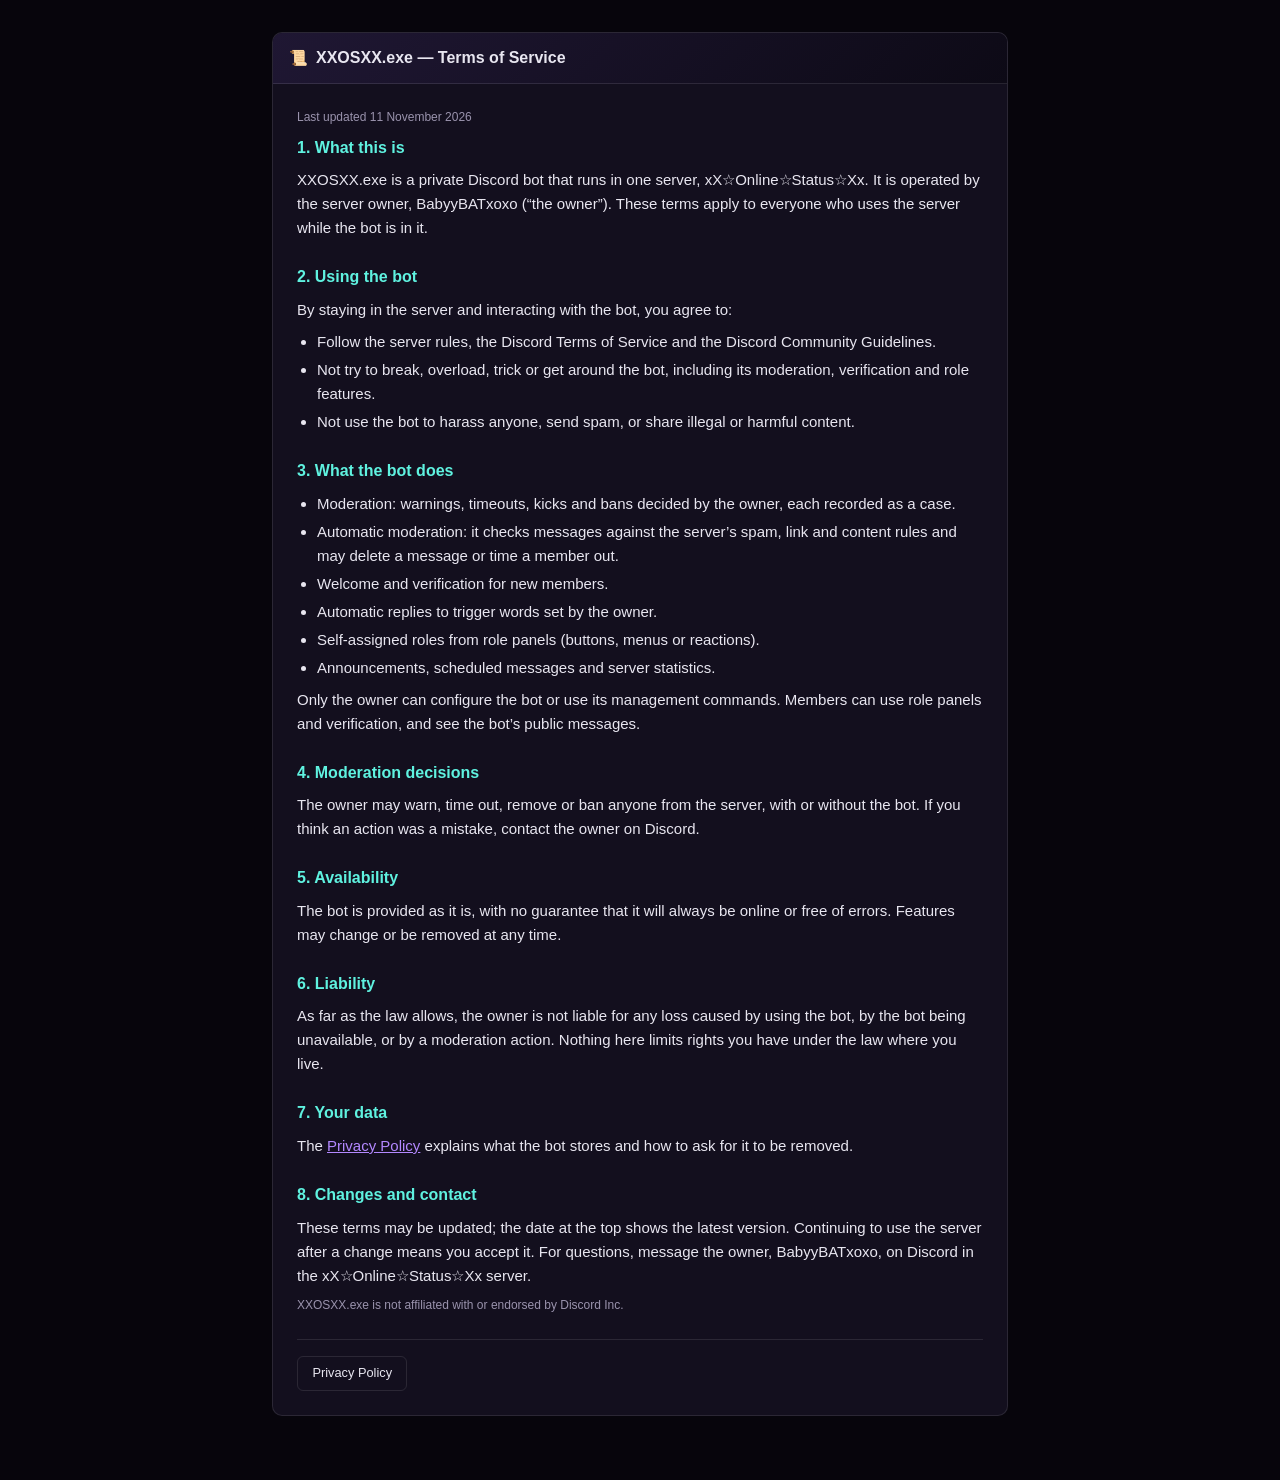
<file: docs/index.html>
<!doctype html>
<html lang="en">
<head>
<meta charset="utf-8" />
<meta name="viewport" content="width=device-width, initial-scale=1" />
<meta http-equiv="refresh" content="0; url=terms.html" />
<title>XXOSXX.exe — Legal</title>
<link rel="stylesheet" href="style.css" />
</head>
<body>
<main>
<p>Redirecting to the <a href="terms.html">Terms of Service</a>. Also see the <a href="privacy.html">Privacy Policy</a>.</p>
</main>
</body>
</html>
</file>
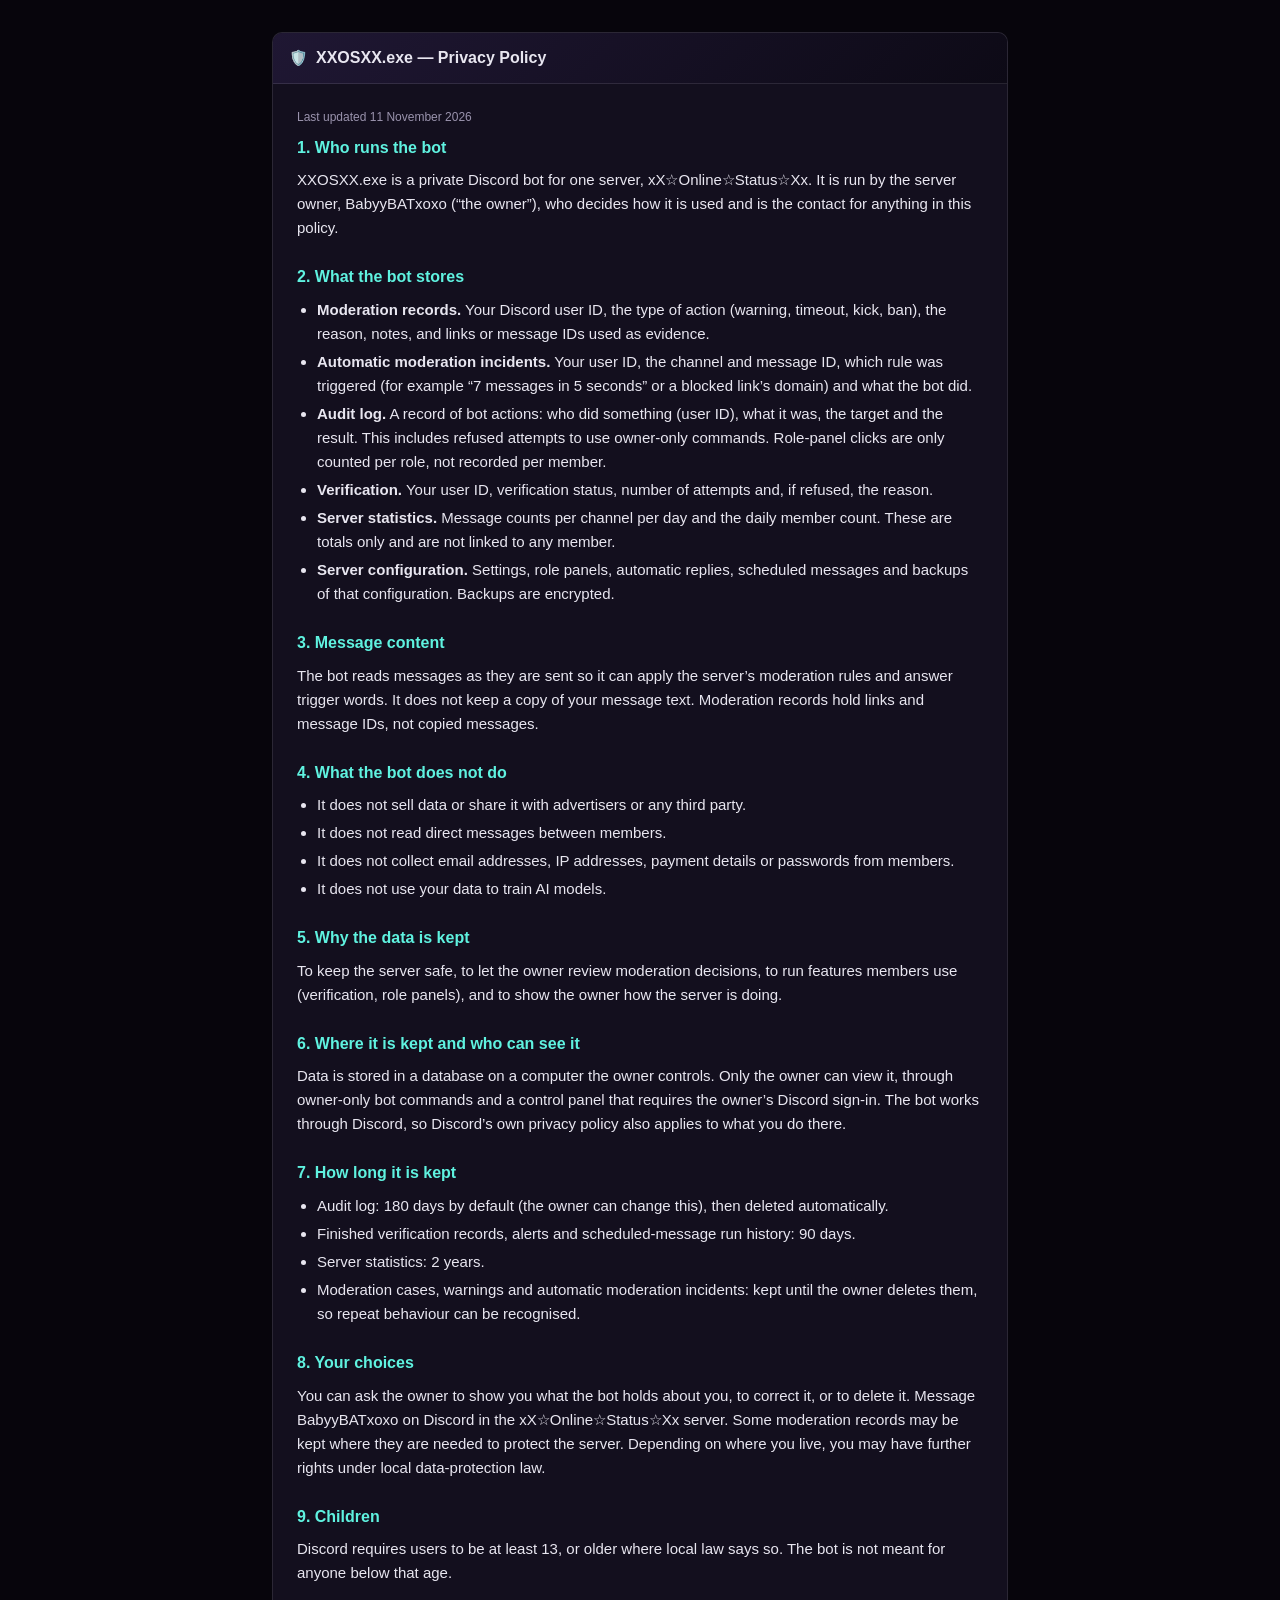
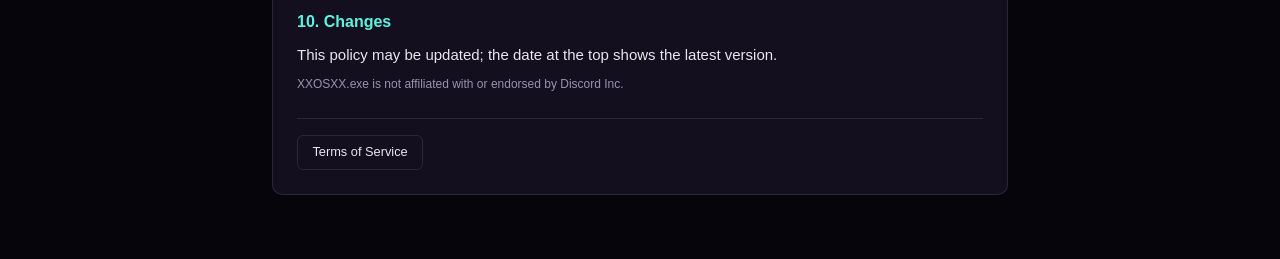
<file: docs/privacy.html>
<!doctype html>
<html lang="en">
<head>
<meta charset="utf-8" />
<meta name="viewport" content="width=device-width, initial-scale=1" />
<meta name="robots" content="noindex, follow" />
<title>Privacy Policy — XXOSXX.exe</title>
<link rel="stylesheet" href="style.css" />
</head>
<body>
<main>
<article>
  <div class="titlebar"><span aria-hidden="true">🛡️</span><h1>XXOSXX.exe — Privacy Policy</h1></div>
  <div class="content">
    <p class="updated">Last updated 11 November 2026</p>

    <h2>1. Who runs the bot</h2>
    <p>XXOSXX.exe is a private Discord bot for one server, xX☆Online☆Status☆Xx. It is run by the server owner, BabyyBATxoxo (“the owner”), who decides how it is used and is the contact for anything in this policy.</p>

    <h2>2. What the bot stores</h2>
    <ul>
      <li><strong>Moderation records.</strong> Your Discord user ID, the type of action (warning, timeout, kick, ban), the reason, notes, and links or message IDs used as evidence.</li>
      <li><strong>Automatic moderation incidents.</strong> Your user ID, the channel and message ID, which rule was triggered (for example “7 messages in 5 seconds” or a blocked link’s domain) and what the bot did.</li>
      <li><strong>Audit log.</strong> A record of bot actions: who did something (user ID), what it was, the target and the result. This includes refused attempts to use owner-only commands. Role-panel clicks are only counted per role, not recorded per member.</li>
      <li><strong>Verification.</strong> Your user ID, verification status, number of attempts and, if refused, the reason.</li>
      <li><strong>Server statistics.</strong> Message counts per channel per day and the daily member count. These are totals only and are not linked to any member.</li>
      <li><strong>Server configuration.</strong> Settings, role panels, automatic replies, scheduled messages and backups of that configuration. Backups are encrypted.</li>
    </ul>

    <h2>3. Message content</h2>
    <p>The bot reads messages as they are sent so it can apply the server’s moderation rules and answer trigger words. It does not keep a copy of your message text. Moderation records hold links and message IDs, not copied messages.</p>

    <h2>4. What the bot does not do</h2>
    <ul>
      <li>It does not sell data or share it with advertisers or any third party.</li>
      <li>It does not read direct messages between members.</li>
      <li>It does not collect email addresses, IP addresses, payment details or passwords from members.</li>
      <li>It does not use your data to train AI models.</li>
    </ul>

    <h2>5. Why the data is kept</h2>
    <p>To keep the server safe, to let the owner review moderation decisions, to run features members use (verification, role panels), and to show the owner how the server is doing.</p>

    <h2>6. Where it is kept and who can see it</h2>
    <p>Data is stored in a database on a computer the owner controls. Only the owner can view it, through owner-only bot commands and a control panel that requires the owner’s Discord sign-in. The bot works through Discord, so Discord’s own privacy policy also applies to what you do there.</p>

    <h2>7. How long it is kept</h2>
    <ul>
      <li>Audit log: 180 days by default (the owner can change this), then deleted automatically.</li>
      <li>Finished verification records, alerts and scheduled-message run history: 90 days.</li>
      <li>Server statistics: 2 years.</li>
      <li>Moderation cases, warnings and automatic moderation incidents: kept until the owner deletes them, so repeat behaviour can be recognised.</li>
    </ul>

    <h2>8. Your choices</h2>
    <p>You can ask the owner to show you what the bot holds about you, to correct it, or to delete it. Message BabyyBATxoxo on Discord in the xX☆Online☆Status☆Xx server. Some moderation records may be kept where they are needed to protect the server. Depending on where you live, you may have further rights under local data-protection law.</p>

    <h2>9. Children</h2>
    <p>Discord requires users to be at least 13, or older where local law says so. The bot is not meant for anyone below that age.</p>

    <h2>10. Changes</h2>
    <p>This policy may be updated; the date at the top shows the latest version.</p>
    <p class="muted">XXOSXX.exe is not affiliated with or endorsed by Discord Inc.</p>

    <nav class="footer">
      <a class="btn" href="terms.html">Terms of Service</a>
    </nav>
  </div>
</article>
</main>
</body>
</html>
</file>
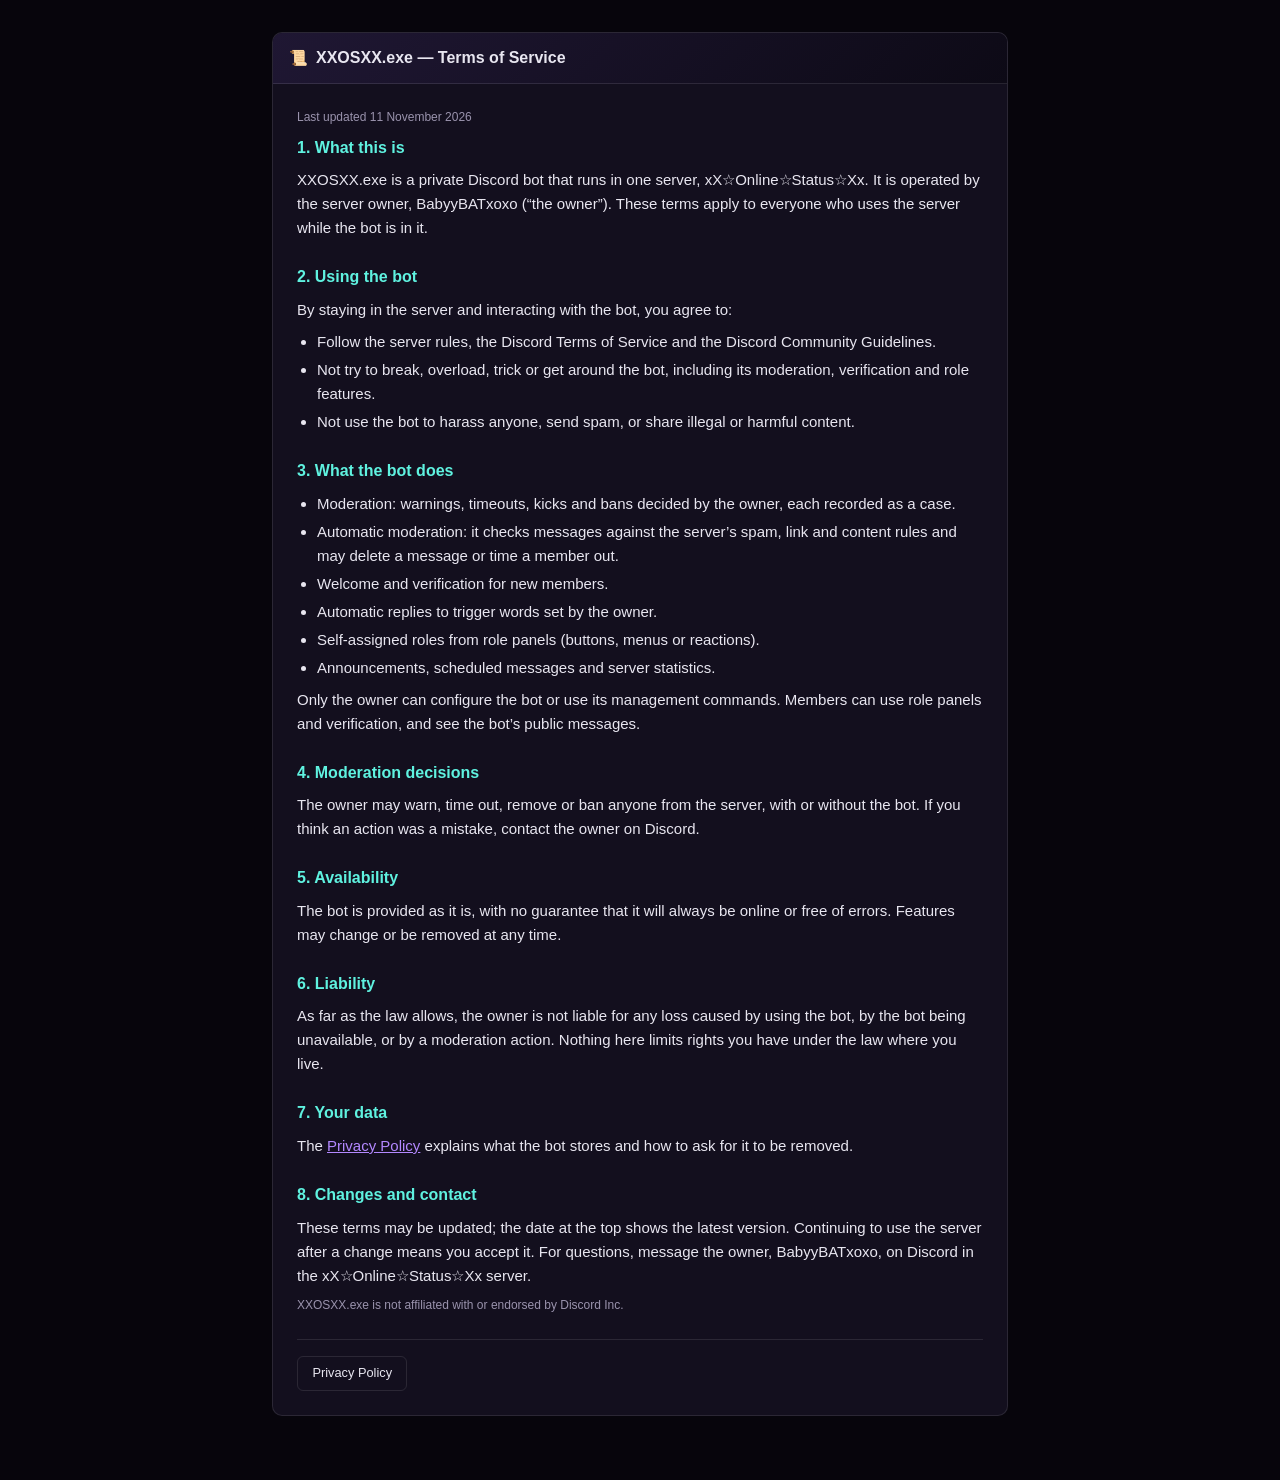
<file: docs/terms.html>
<!doctype html>
<html lang="en">
<head>
<meta charset="utf-8" />
<meta name="viewport" content="width=device-width, initial-scale=1" />
<meta name="robots" content="noindex, follow" />
<title>Terms of Service — XXOSXX.exe</title>
<link rel="stylesheet" href="style.css" />
</head>
<body>
<main>
<article>
  <div class="titlebar"><span aria-hidden="true">📜</span><h1>XXOSXX.exe — Terms of Service</h1></div>
  <div class="content">
    <p class="updated">Last updated 11 November 2026</p>

    <h2>1. What this is</h2>
    <p>XXOSXX.exe is a private Discord bot that runs in one server, xX☆Online☆Status☆Xx. It is operated by the server owner, BabyyBATxoxo (“the owner”). These terms apply to everyone who uses the server while the bot is in it.</p>

    <h2>2. Using the bot</h2>
    <p>By staying in the server and interacting with the bot, you agree to:</p>
    <ul>
      <li>Follow the server rules, the Discord Terms of Service and the Discord Community Guidelines.</li>
      <li>Not try to break, overload, trick or get around the bot, including its moderation, verification and role features.</li>
      <li>Not use the bot to harass anyone, send spam, or share illegal or harmful content.</li>
    </ul>

    <h2>3. What the bot does</h2>
    <ul>
      <li>Moderation: warnings, timeouts, kicks and bans decided by the owner, each recorded as a case.</li>
      <li>Automatic moderation: it checks messages against the server’s spam, link and content rules and may delete a message or time a member out.</li>
      <li>Welcome and verification for new members.</li>
      <li>Automatic replies to trigger words set by the owner.</li>
      <li>Self-assigned roles from role panels (buttons, menus or reactions).</li>
      <li>Announcements, scheduled messages and server statistics.</li>
    </ul>
    <p>Only the owner can configure the bot or use its management commands. Members can use role panels and verification, and see the bot’s public messages.</p>

    <h2>4. Moderation decisions</h2>
    <p>The owner may warn, time out, remove or ban anyone from the server, with or without the bot. If you think an action was a mistake, contact the owner on Discord.</p>

    <h2>5. Availability</h2>
    <p>The bot is provided as it is, with no guarantee that it will always be online or free of errors. Features may change or be removed at any time.</p>

    <h2>6. Liability</h2>
    <p>As far as the law allows, the owner is not liable for any loss caused by using the bot, by the bot being unavailable, or by a moderation action. Nothing here limits rights you have under the law where you live.</p>

    <h2>7. Your data</h2>
    <p>The <a href="privacy.html">Privacy Policy</a> explains what the bot stores and how to ask for it to be removed.</p>

    <h2>8. Changes and contact</h2>
    <p>These terms may be updated; the date at the top shows the latest version. Continuing to use the server after a change means you accept it. For questions, message the owner, BabyyBATxoxo, on Discord in the xX☆Online☆Status☆Xx server.</p>
    <p class="muted">XXOSXX.exe is not affiliated with or endorsed by Discord Inc.</p>

    <nav class="footer">
      <a class="btn" href="privacy.html">Privacy Policy</a>
    </nav>
  </div>
</article>
</main>
</body>
</html>
</file>
<file: docs/style.css>
:root {
  color-scheme: dark;
  --bg: #07050c;
  --panel: #130f1e;
  --border: rgba(255, 255, 255, 0.1);
  --text: #e8e6f0;
  --muted: #9a93ad;
  --cyan: #5ff2e0;
  --accent: #b388ff;
}

* { box-sizing: border-box; }

body {
  margin: 0;
  background: var(--bg);
  color: var(--text);
  font: 15px/1.6 -apple-system, Segoe UI, Roboto, Helvetica, Arial, sans-serif;
}

main {
  max-width: 48rem;
  margin: 0 auto;
  padding: 2rem 1rem 4rem;
}

article {
  background: var(--panel);
  border: 1px solid var(--border);
  border-radius: 10px;
  overflow: hidden;
}

.titlebar {
  display: flex;
  align-items: center;
  gap: 0.5rem;
  padding: 0.75rem 1rem;
  background: linear-gradient(135deg, #1f1733, #0d0a16);
  border-bottom: 1px solid var(--border);
  font-weight: 700;
}

.titlebar h1 { margin: 0; font-size: 1rem; flex: 1; }

.content { padding: 1.5rem; }

.updated { color: var(--muted); font-size: 0.75rem; margin-top: 0; }

h2 { color: var(--cyan); font-size: 1rem; margin: 1.5rem 0 0.5rem; }
h2:first-of-type { margin-top: 0.5rem; }

p { margin: 0.5rem 0; }

ul { padding-left: 1.25rem; margin: 0.5rem 0; }
li { margin: 0.25rem 0; }

a { color: var(--accent); text-decoration: underline; }

nav.footer {
  display: flex;
  gap: 0.75rem;
  flex-wrap: wrap;
  border-top: 1px solid var(--border);
  padding-top: 1rem;
  margin-top: 1.5rem;
}

.btn {
  display: inline-block;
  padding: 0.4rem 0.9rem;
  border: 1px solid var(--border);
  border-radius: 6px;
  color: var(--text);
  text-decoration: none;
  font-size: 0.8rem;
}

.btn:hover { background: rgba(255, 255, 255, 0.06); }

.muted { color: var(--muted); font-size: 0.75rem; }
</file>
